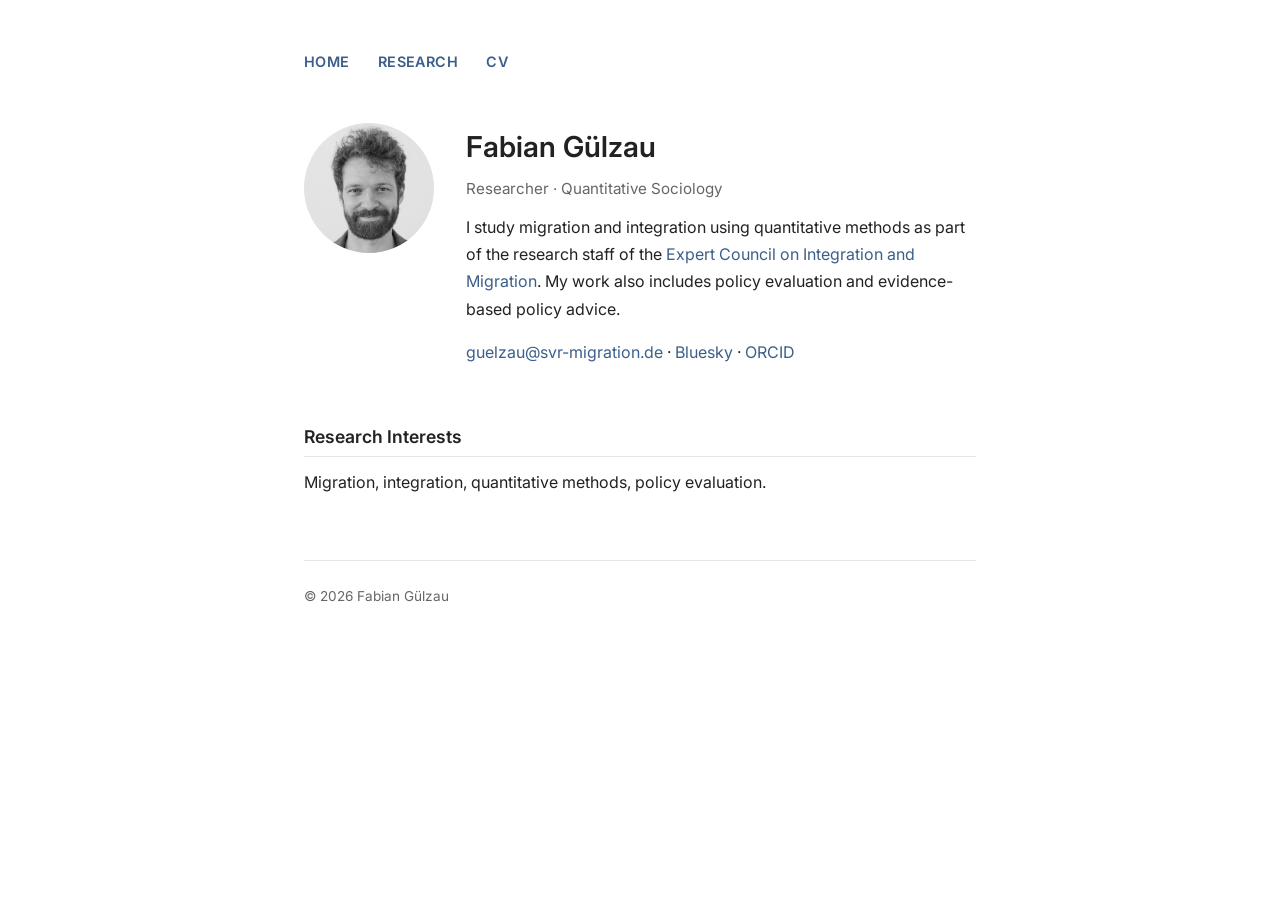
<file: index.html>
<!DOCTYPE html>
<html lang="en">
<head>
  <meta charset="UTF-8" />
  <meta name="viewport" content="width=device-width, initial-scale=1.0" />
  <title>Fabian Gülzau</title>
  <link rel="stylesheet" href="style.css" />
</head>
<body>
  <div class="container">

    <nav>
      <a href="index.html">Home</a>
      <a href="research.html">Research</a>
      <a href="vita.pdf">CV</a>
    </nav>

    <div class="profile">
      <img src="photo.jpeg" alt="Photo of Fabian Gülzau" />
      <div class="profile-text">
        <h1>Fabian Gülzau</h1>
        <p class="title">Researcher · Quantitative Sociology</p>
        <p>
          I study migration and integration using quantitative methods as part of the research
          staff of the <a href="https://www.svr-migration.de/en/">Expert Council
          on Integration and Migration</a>. My work also includes policy
          evaluation and evidence-based policy advice.
        </p>
        <p>
          <a href="mailto:guelzau@svr-migration.de">guelzau@svr-migration.de</a> ·
          <a href="https://bsky.app/profile/fguelzau.eurosky.social" target="_blank">Bluesky</a> ·
          <a href="https://orcid.org/0000-0002-5649-026X" target="_blank">ORCID</a>
        </p>
      </div>
    </div>

    <h2>Research Interests</h2>
    <p>
      Migration, integration, quantitative methods, policy evaluation.
    </p>

    <footer>
      &copy; <span id="year"></span> Fabian Gülzau
    </footer>

  </div>
  <script>document.getElementById('year').textContent = new Date().getFullYear();</script>
</body>
</html>
</file>
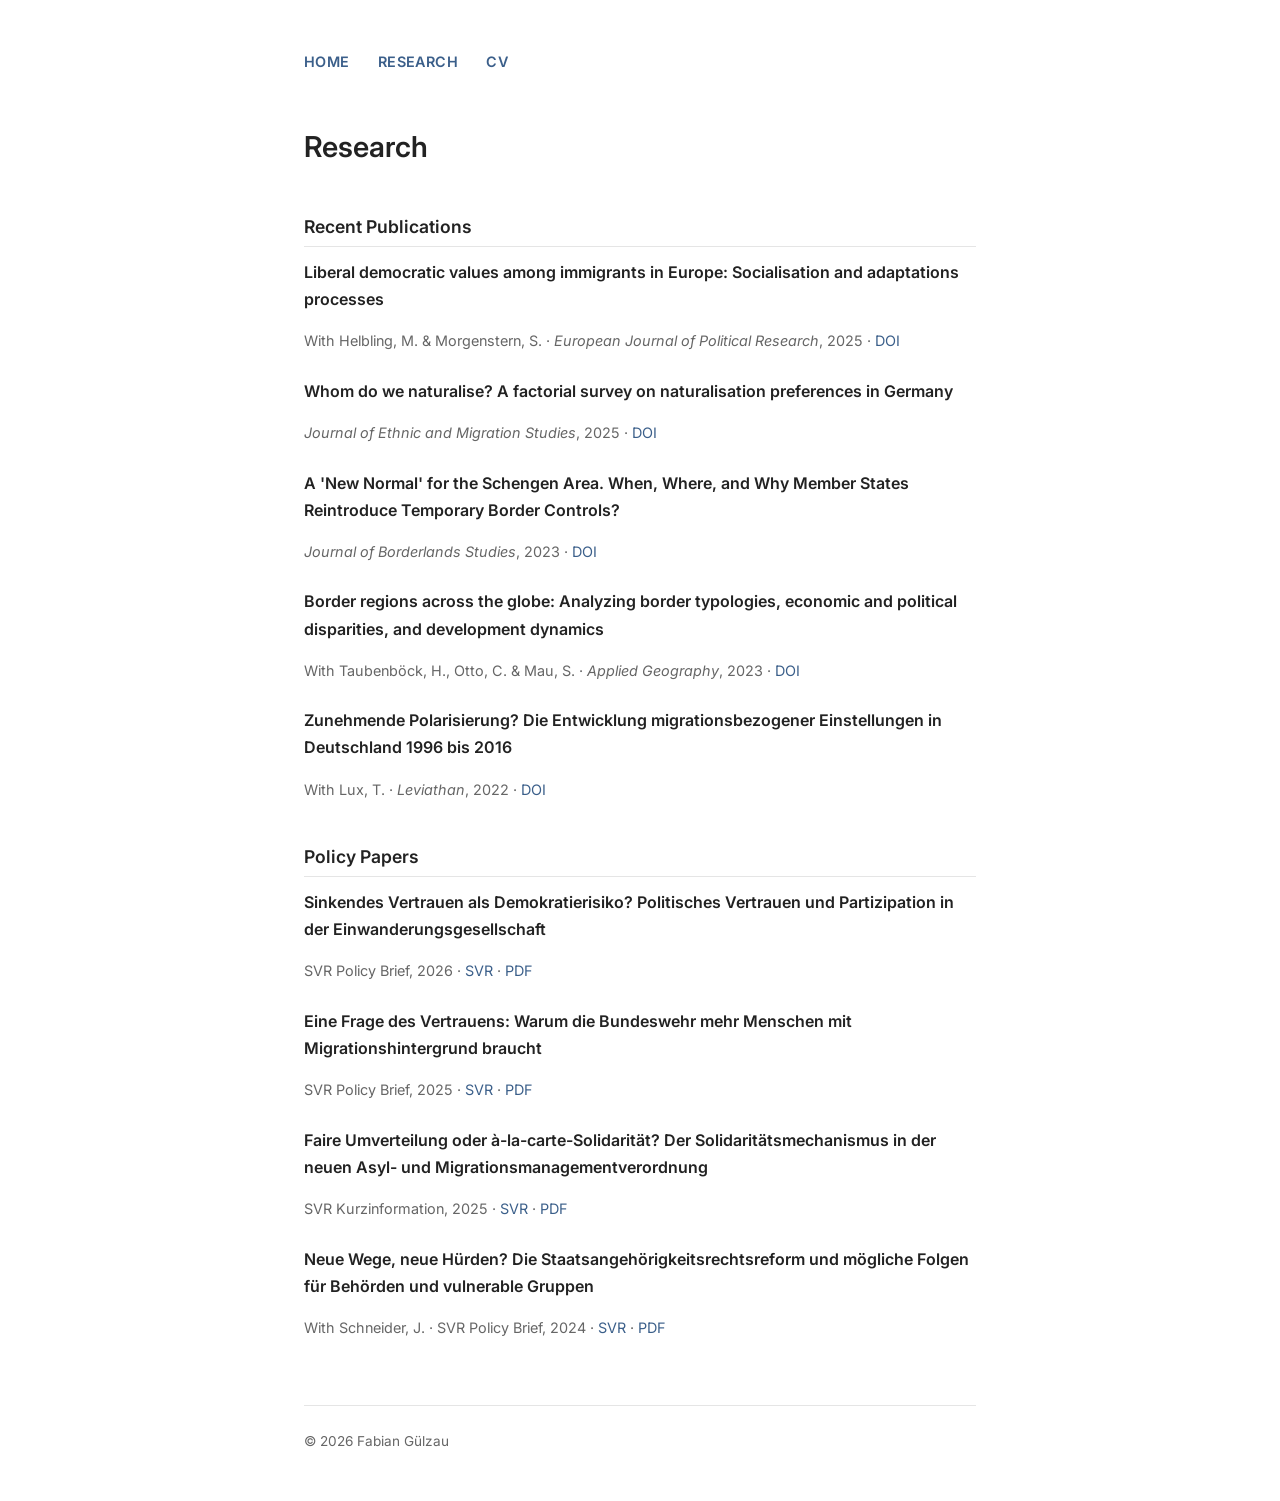
<file: research.html>
<!DOCTYPE html>
<html lang="en">
<head>
  <meta charset="UTF-8" />
  <meta name="viewport" content="width=device-width, initial-scale=1.0" />
  <title>Research · Fabian Gülzau</title>
  <link rel="stylesheet" href="style.css" />
</head>
<body>
  <div class="container">

    <nav>
      <a href="index.html">Home</a>
      <a href="research.html">Research</a>
      <a href="vita.pdf">CV</a>
    </nav>

    <h1>Research</h1>

    <h2>Recent Publications</h2>

    <div class="paper">
      <p class="paper-title">Liberal democratic values among immigrants in Europe: Socialisation and adaptations processes</p>
      <p class="paper-meta">
        With Helbling, M. &amp; Morgenstern, S. ·
        <em>European Journal of Political Research</em>, 2025 ·
        <a href="https://doi.org/10.1017/S1475676525100285" target="_blank">DOI</a>
      </p>
    </div>

    <div class="paper">
      <p class="paper-title">Whom do we naturalise? A factorial survey on naturalisation preferences in Germany</p>
      <p class="paper-meta">
        <em>Journal of Ethnic and Migration Studies</em>, 2025 ·
        <a href="https://doi.org/10.1080/1369183x.2025.2530634" target="_blank">DOI</a>
      </p>
    </div>

    <div class="paper">
      <p class="paper-title">A 'New Normal' for the Schengen Area. When, Where, and Why Member States Reintroduce Temporary Border Controls?</p>
      <p class="paper-meta">
        <em>Journal of Borderlands Studies</em>, 2023 ·
        <a href="https://doi.org/10.1080/08865655.2021.1996260" target="_blank">DOI</a>
      </p>
    </div>

    <div class="paper">
      <p class="paper-title">Border regions across the globe: Analyzing border typologies, economic and political disparities, and development dynamics</p>
      <p class="paper-meta">
        With Taubenböck, H., Otto, C. &amp; Mau, S. ·
        <em>Applied Geography</em>, 2023 ·
        <a href="https://doi.org/10.1016/j.apgeog.2022.102866" target="_blank">DOI</a>
      </p>
    </div>
    
    <div class="paper">
      <p class="paper-title">Zunehmende Polarisierung? Die Entwicklung migrationsbezogener Einstellungen in Deutschland 1996 bis 2016</p>
      <p class="paper-meta">
        With Lux, T. ·
        <em>Leviathan</em>, 2022 ·
        <a href="https://doi.org/10.5771/9783748926047" target="_blank">DOI</a>
      </p>
    </div>

    <h2>Policy Papers</h2>

    <div class="paper">
      <p class="paper-title">Sinkendes Vertrauen als Demokratierisiko? Politisches Vertrauen und Partizipation in der Einwanderungsgesellschaft</p>
      <p class="paper-meta">
        SVR Policy Brief, 2026 ·
        <a href="https://www.svr-migration.de/publikation/sinkendes-vertrauen-als-demokratierisiko/" target="_blank">SVR</a> ·
        <a href="https://www.svr-migration.de/wp-content/uploads/2026/07/SVR-Policy-Brief_Institutionenvertrauen.pdf" target="_blank">PDF</a>
      </p>
    </div>

    <div class="paper">
      <p class="paper-title">Eine Frage des Vertrauens: Warum die Bundeswehr mehr Menschen mit Migrationshintergrund braucht</p>
      <p class="paper-meta">
        SVR Policy Brief, 2025 ·
        <a href="https://www.svr-migration.de/publikation/eine-frage-des-vertrauens/" target="_blank">SVR</a> ·
        <a href="https://www.svr-migration.de/wp-content/uploads/2025/10/SVR_PB_Eine_Frage_des_Vertrauens.pdf" target="_blank">PDF</a>
      </p>
    </div>

    <div class="paper">
      <p class="paper-title">Faire Umverteilung oder à-la-carte-Solidarität? Der Solidaritätsmechanismus in der neuen Asyl- und Migrationsmanagementverordnung</p>
      <p class="paper-meta">
        SVR Kurzinformation, 2025 ·
        <a href="https://www.svr-migration.de/publikation/faire-umverteilung-oder-a-la-carte-solidaritaet/" target="_blank">SVR</a> ·
        <a href="https://www.svr-migration.de/wp-content/uploads/2025/06/SVR-Kurzinformation_Faire-Umverteilung-oder-a-la-carte-Solidaritaet-2.pdf" target="_blank">PDF</a>
      </p>
    </div>

    <div class="paper">
      <p class="paper-title">Neue Wege, neue Hürden? Die Staatsangehörigkeitsrechtsreform und mögliche Folgen für Behörden und vulnerable Gruppen</p>
      <p class="paper-meta">
        With Schneider, J. ·
        SVR Policy Brief, 2024 ·
        <a href="https://www.svr-migration.de/publikation/neue-wege-neue-huerden-die-staatsangehoerigkeitsrechtsreform-und-moegliche-folgen-fuer-behoerden-und-vulnerable-gruppen/" target="_blank">SVR</a> ·
        <a href="https://www.svr-migration.de/wp-content/uploads/2024/06/v4_SVR_PB_Neue-Wege-neue-Huerden-final-mit-Navi.pdf" target="_blank">PDF</a>
      </p>
    </div>

    <footer>
      &copy; <span id="year"></span> Fabian Gülzau
    </footer>

  </div>
  <script>document.getElementById('year').textContent = new Date().getFullYear();</script>
</body>
</html>
</file>
<file: style.css>
@import url('https://fonts.googleapis.com/css2?family=Inter:wght@400;600&display=swap');

/* ── Reset & base ─────────────────────────────────────── */
*, *::before, *::after {
  box-sizing: border-box;
  margin: 0;
  padding: 0;
}

body {
  font-family: 'Inter', sans-serif;
  font-size: 16px;
  line-height: 1.7;
  color: #222222;
  background: #ffffff;
}

/* ── Layout ───────────────────────────────────────────── */
.container {
  max-width: 720px;
  margin: 0 auto;
  padding: 3rem 1.5rem;
}

/* ── Navigation ───────────────────────────────────────── */
nav {
  margin-bottom: 3rem;
}

nav a {
  margin-right: 1.5rem;
  font-weight: 600;
  font-size: 0.9rem;
  letter-spacing: 0.03em;
  text-transform: uppercase;
}

/* ── Typography ───────────────────────────────────────── */
h1 {
  font-size: 1.8rem;
  font-weight: 600;
  margin-bottom: 0.25rem;
}

h2 {
  font-size: 1.1rem;
  font-weight: 600;
  margin-top: 2.5rem;
  margin-bottom: 0.75rem;
  padding-bottom: 0.25rem;
  border-bottom: 1px solid #e5e5e5;
}

p {
  margin-bottom: 1rem;
  color: #222222;
}

/* ── Links ────────────────────────────────────────────── */
a {
  color: #3b5f8a;
  text-decoration: none;
}

a:hover {
  text-decoration: underline;
}

/* ── Profile block ────────────────────────────────────── */
.profile {
  display: flex;
  align-items: flex-start;
  gap: 2rem;
  margin-bottom: 2rem;
}

.profile img {
  width: 130px;
  height: 130px;
  border-radius: 50%;
  object-fit: cover;
  flex-shrink: 0;
}

.profile-text .title {
  color: #666666;
  font-size: 0.95rem;
  margin-bottom: 0.75rem;
}

/* ── Research list ────────────────────────────────────── */
.paper {
  margin-bottom: 1.5rem;
}

.paper .paper-title {
  font-weight: 600;
  color: #222222;
}

.paper .paper-meta {
  color: #666666;
  font-size: 0.9rem;
}

/* ── Footer ───────────────────────────────────────────── */
footer {
  margin-top: 4rem;
  padding-top: 1.5rem;
  border-top: 1px solid #e5e5e5;
  font-size: 0.85rem;
  color: #666666;
}
</file>
